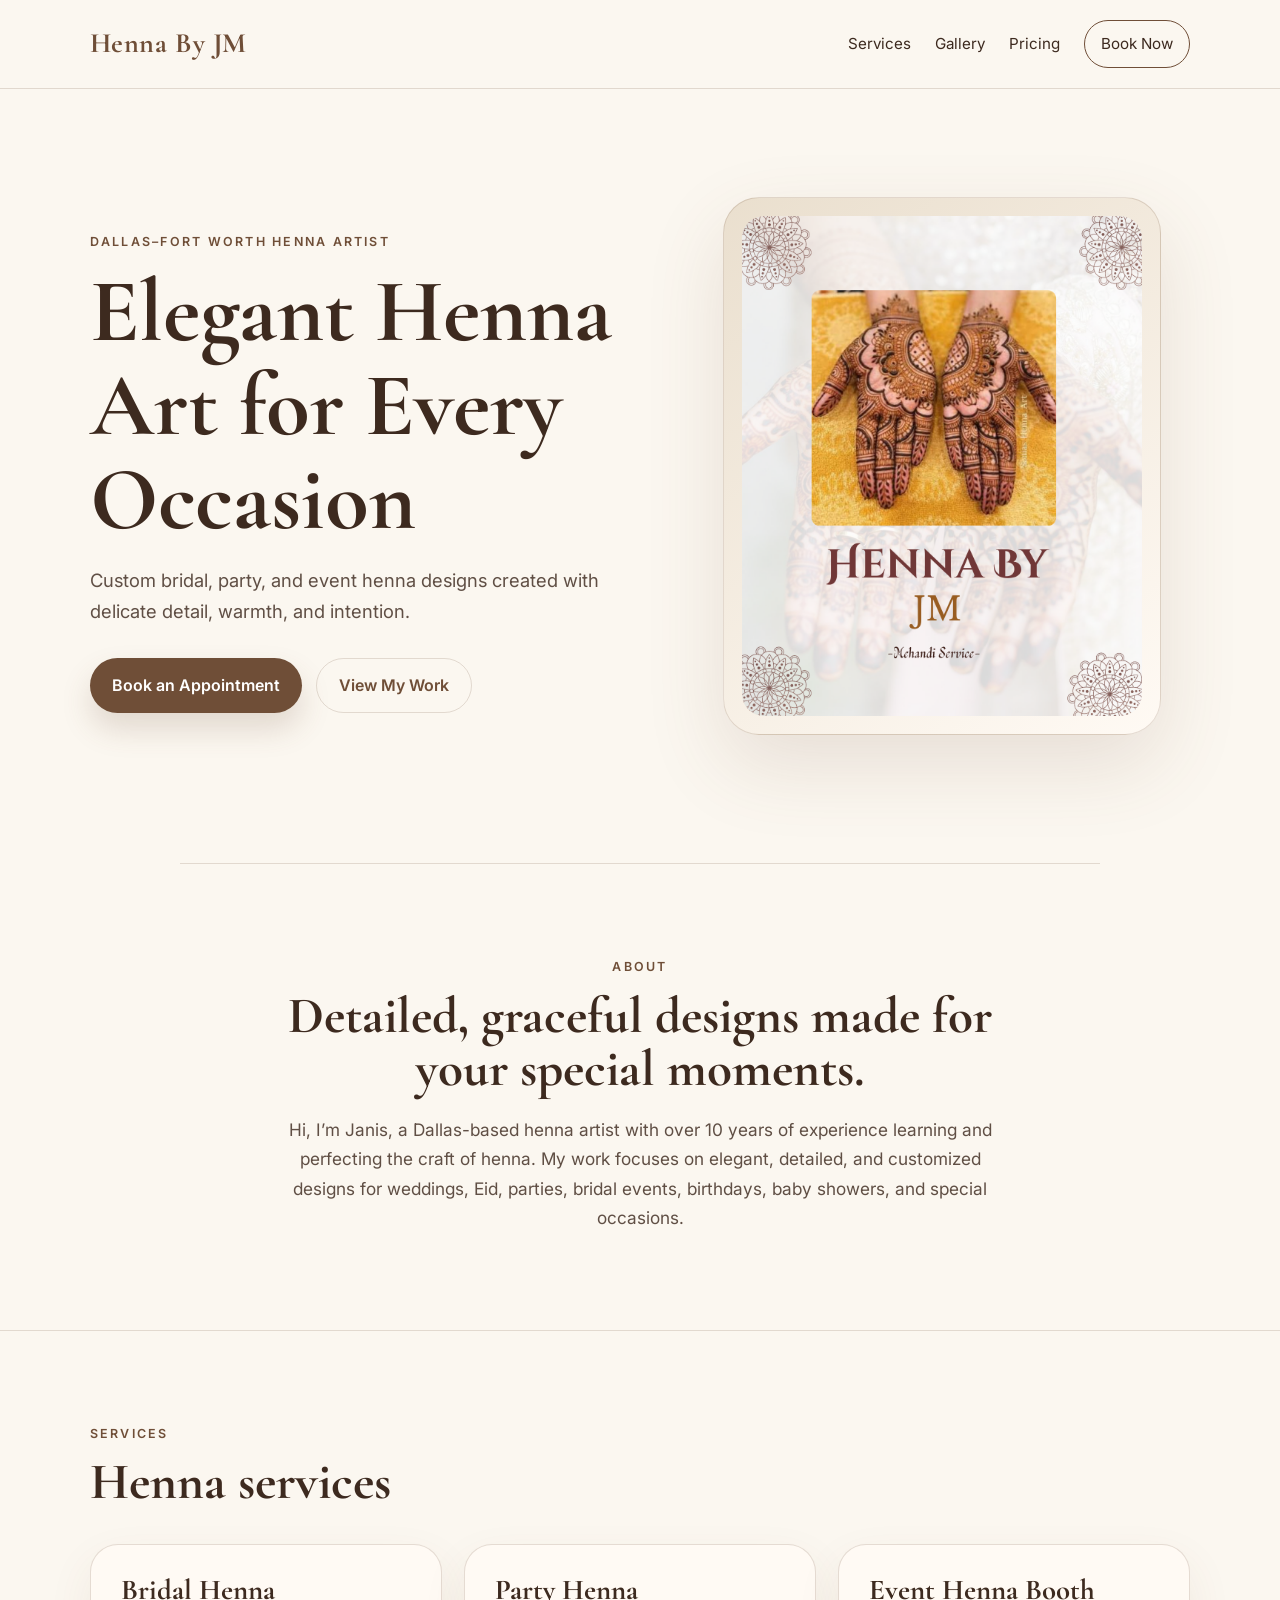
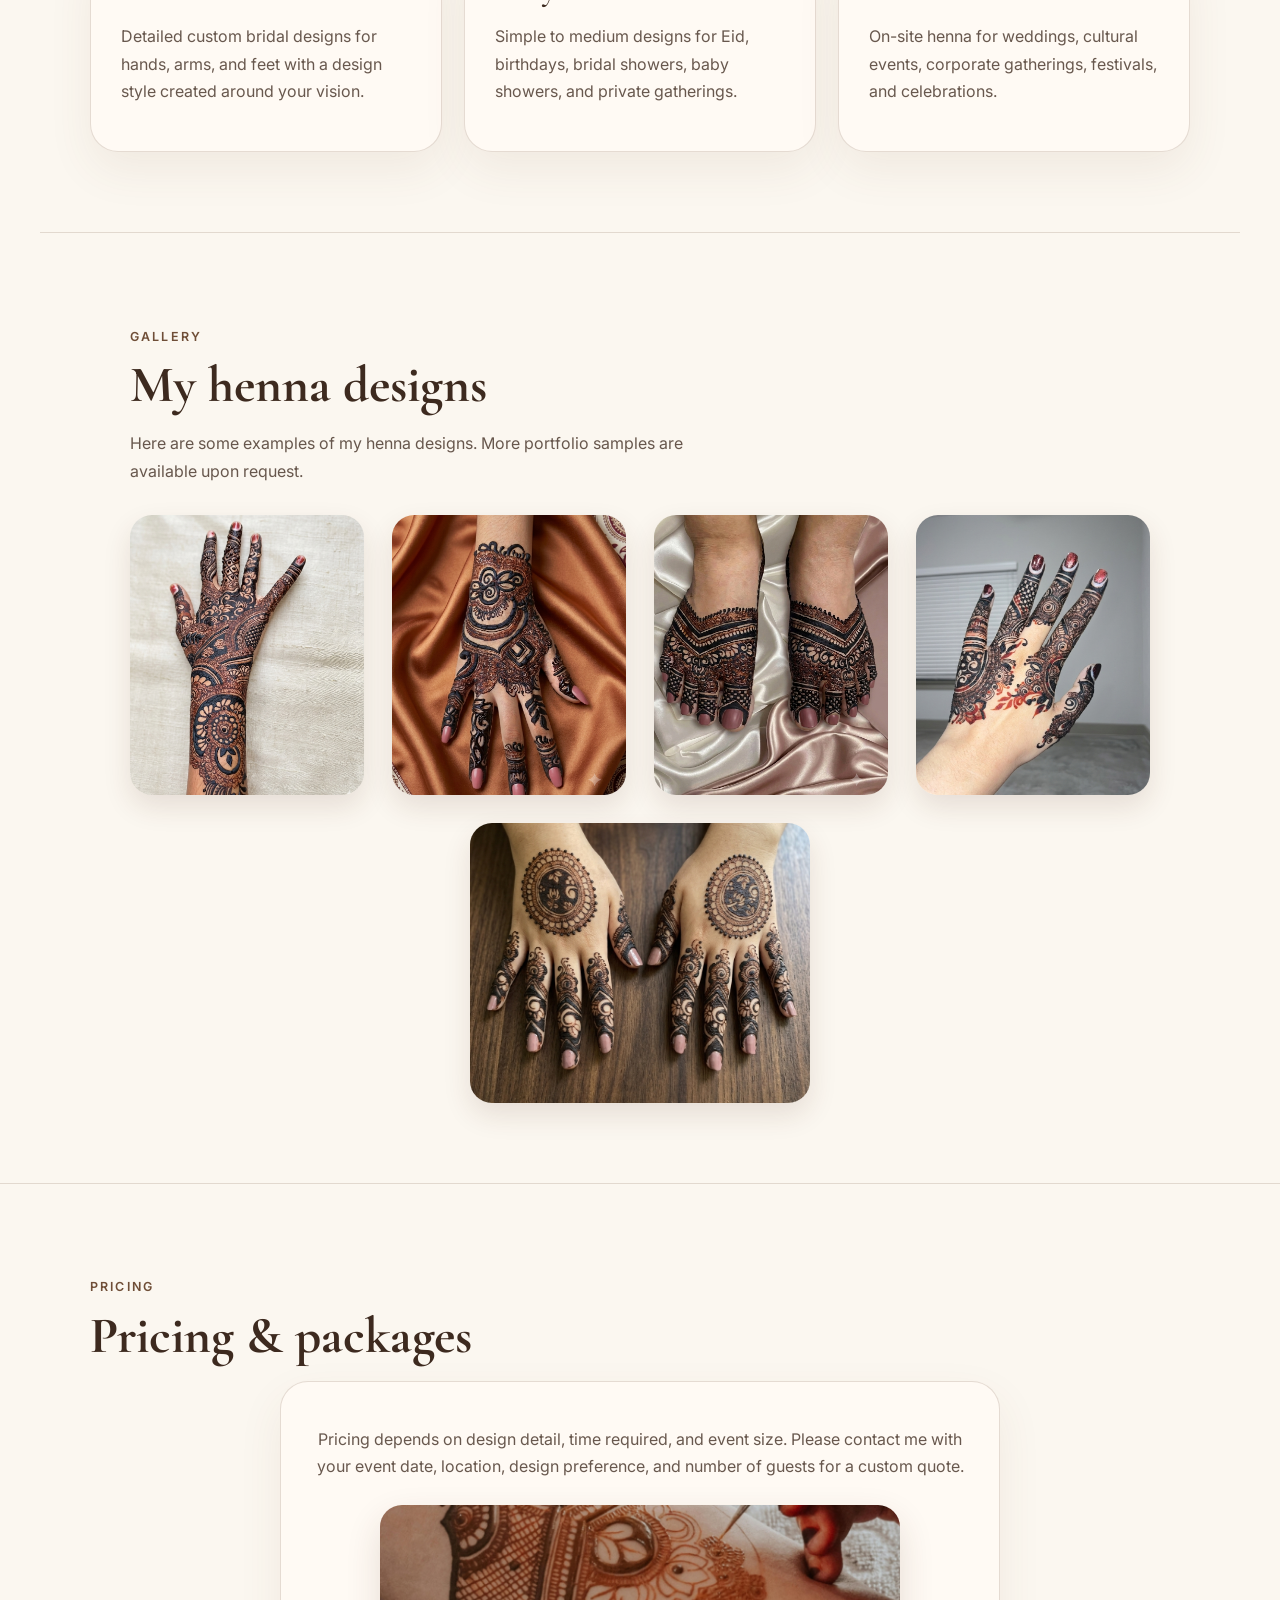
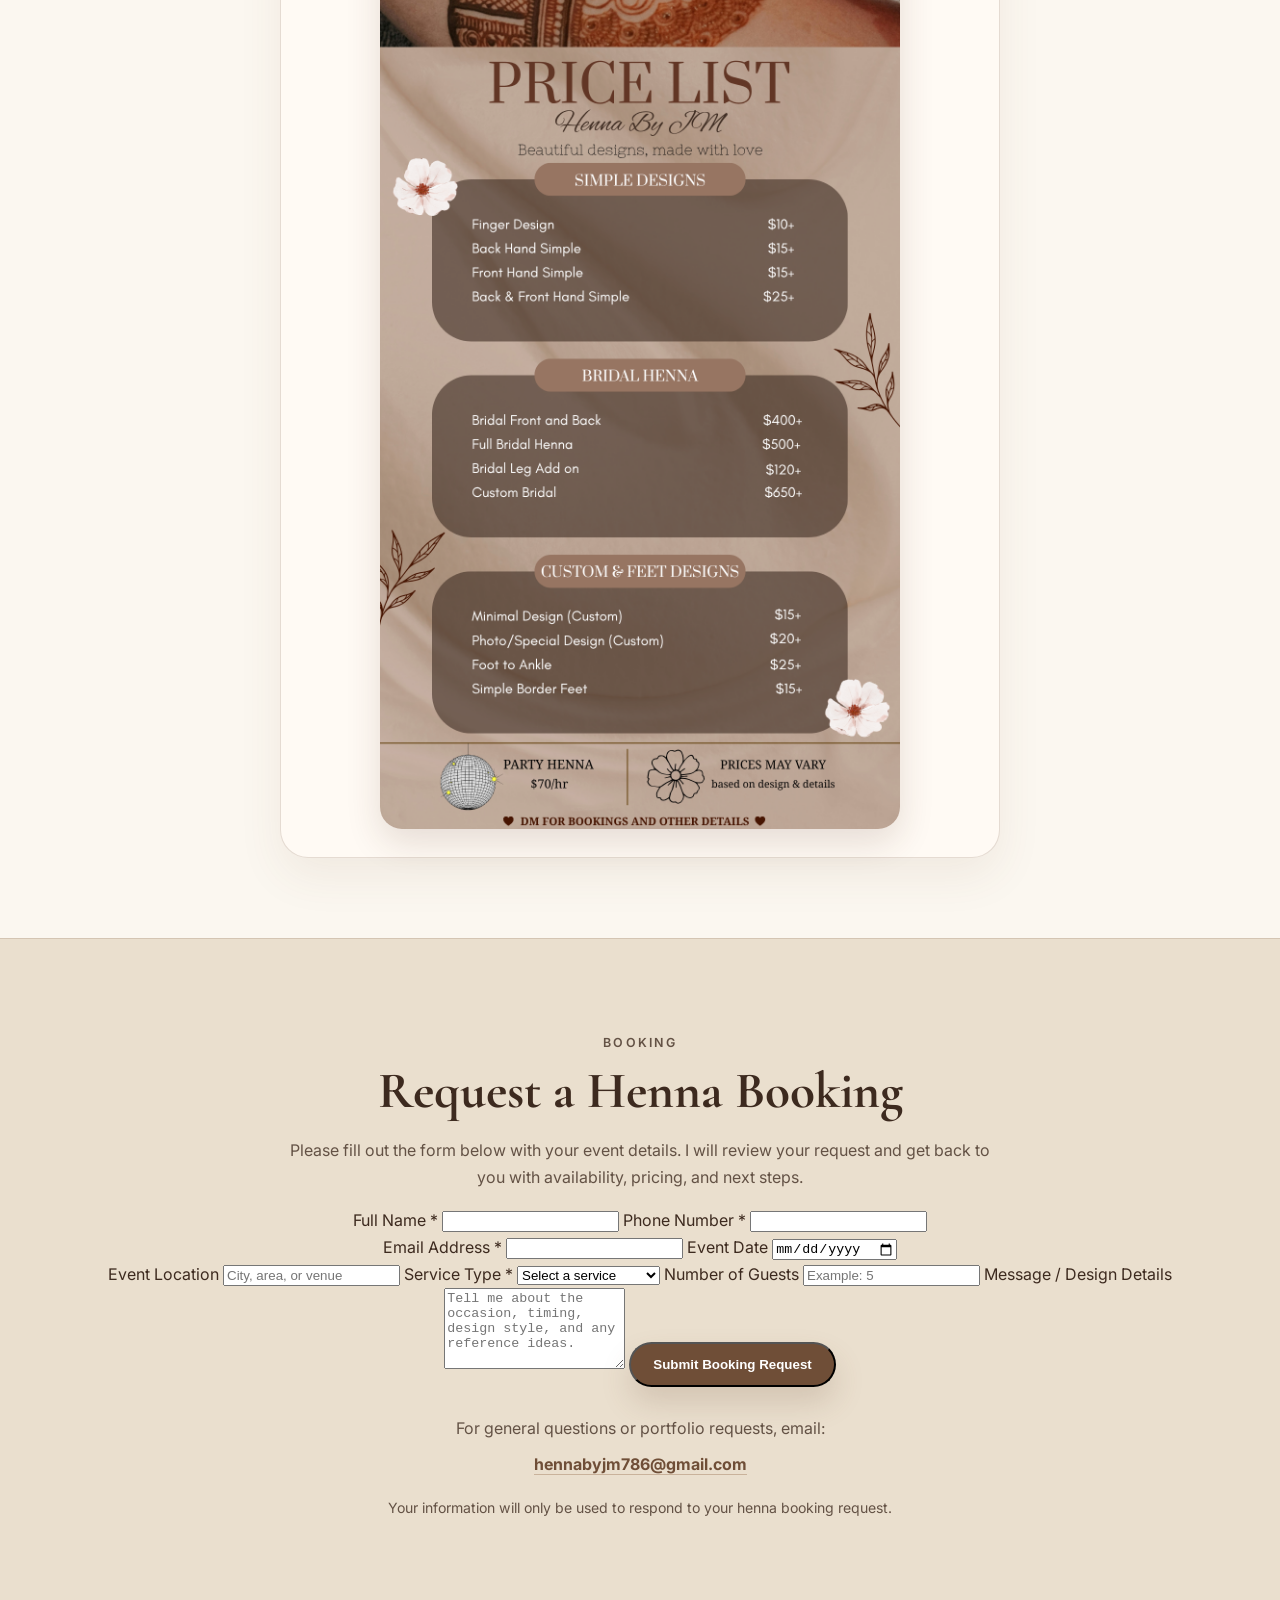
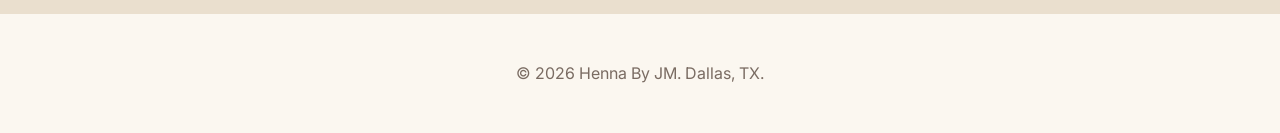
<file: index.html>
<!DOCTYPE html>
<html lang="en">
<head>
  <meta charset="UTF-8" />
  <meta name="viewport" content="width=device-width, initial-scale=1.0" />
  <title>Henna By JM | Dallas Henna Artist</title>
  <meta name="description" content="Elegant henna art for bridal, parties, Eid, weddings, and special occasions in Dallas, TX." />
  <link rel="preconnect" href="https://fonts.googleapis.com">
  <link rel="preconnect" href="https://fonts.gstatic.com" crossorigin>
  <link href="https://fonts.googleapis.com/css2?family=Cormorant+Garamond:wght@500;600;700&family=Inter:wght@300;400;500;600&display=swap" rel="stylesheet">
  <link rel="stylesheet" href="style.css" />
</head>
<body>
  <header class="site-header">
    <a href="#home" class="brand">Henna By JM</a>
    <nav class="nav">
      <a href="#services">Services</a>
      <a href="#gallery">Gallery</a>
      <a href="#pricing">Pricing</a>
      <a href="#contact" class="nav-button">Book Now</a>
    </nav>
  </header>

  <main>
    <section id="home" class="hero">
      <div class="hero-text">
        <p class="eyebrow">Dallas–Fort Worth Henna Artist</p>
        <h1>Elegant Henna Art for Every Occasion</h1>
        <p class="hero-copy">Custom bridal, party, and event henna designs created with delicate detail, warmth, and intention.</p>
        <div class="hero-actions">
          <a class="button primary" href="#contact">Book an Appointment</a>
          <a class="button secondary" href="#gallery">View My Work</a>
        </div>
      </div>
      <div class="hero-card" aria-label="Henna artwork placeholder">
        <img class="hero-image" src="henna.png.png" alt="Featured henna design by Henna By JM">
      </div>
    </section>

    <section class="intro section">
      <p class="section-label">About</p>
      <h2>Detailed, graceful designs made for your special moments.</h2>
      <p>Hi, I’m Janis, a Dallas-based henna artist with over 10 years of experience learning and perfecting the craft of henna. My work focuses on elegant, detailed, and customized designs for weddings, Eid, parties, bridal events, birthdays, baby showers, and special occasions.</p>
    </section>

    <section id="services" class="section services">
      <p class="section-label">Services</p>
      <h2>Henna services</h2>
      <div class="cards">
        <article class="card">
          <h3>Bridal Henna</h3>
          <p>Detailed custom bridal designs for hands, arms, and feet with a design style created around your vision.</p>
        </article>
        <article class="card">
          <h3>Party Henna</h3>
          <p>Simple to medium designs for Eid, birthdays, bridal showers, baby showers, and private gatherings.</p>
        </article>
        <article class="card">
          <h3>Event Henna Booth</h3>
          <p>On-site henna for weddings, cultural events, corporate gatherings, festivals, and celebrations.</p>
        </article>
      </div>
    </section>

    <section id="gallery" class="section gallery">
      <p class="section-label">Gallery</p>
      <h2>My henna designs</h2>
      <p class="gallery-note">Here are some examples of my henna designs. More portfolio samples are available upon request.</p>
      <div class="gallery-grid">
          <img src="henna16.png.png" alt="Bridal henna design by Henna By JM">
          <img src="henna10.png.png" alt="Simple henna hand design by Henna By JM">
          <img src="henna14.png.png" alt="Party henna design by Henna By JM">
          <img src="henna19.png.png" alt="Event henna design by Henna By JM">
          <img src="henna18.png.png" alt="Event henna design by Henna By JM">
           </div>
    </section>

    <section id="pricing" class="section pricing">
      <p class="section-label">Pricing</p>
      <h2>Pricing & packages</h2>
      <div class="pricing-box">
        <p>Pricing depends on design detail, time required, and event size. Please contact me with your event date, location, design preference, and number of guests for a custom quote.</p>
  <div class="pricing-image">
    <img src="pricing.png.png" alt="Henna By JM pricing list">
                 
        </ul>
      </div>
    </section>

    <section id="contact" class="section contact">
      <p class="section-label">Booking</p>
      <h2>Request a Henna Booking</h2>
  <p>
    Please fill out the form below with your event details. I will review your request and get back to you with availability, pricing, and next steps.
  </p>

  <form class="booking-form" action="https://formspree.io/f/xeebqwjq" method="POST">
    <div class="form-row">
      <label>
        Full Name *
        <input type="text" name="Full Name" required>
      </label>

      <label>
        Phone Number *
        <input type="tel" name="Phone Number" required>
      </label>
    </div>

    <div class="form-row">
      <label>
        Email Address *
        <input type="email" name="Email Address" required>
      </label>

      <label>
        Event Date
        <input type="date" name="Event Date">
      </label>
    </div>

    <label>
      Event Location
      <input type="text" name="Event Location" placeholder="City, area, or venue">
    </label>

    <label>
      Service Type *
      <select name="Service Type" required>
        <option value="">Select a service</option>
        <option value="Bridal Henna">Bridal Henna</option>
        <option value="Party / Guest Henna">Party / Guest Henna</option>
        <option value="Event Henna Booth">Event Henna Booth</option>
        <option value="Custom Design">Custom Design</option>
        <option value="Not Sure Yet">Not Sure Yet</option>
      </select>
    </label>

    <label>
      Number of Guests
      <input type="number" name="Number of Guests" min="1" placeholder="Example: 5">
    </label>

    <label>
      Message / Design Details
      <textarea name="Message" rows="5" placeholder="Tell me about the occasion, timing, design style, and any reference ideas."></textarea>
    </label>

    <button class="button primary" type="submit">Submit Booking Request</button>
  </form>

  <div class="email-contact">
    <p>For general questions or portfolio requests, email:</p>
    <a href="mailto:hennabyjm786@gmail.com?subject=Henna%20Portfolio%20Request">
      hennabyjm786@gmail.com
    </a>
  </div>

  <p class="small-note">
    Your information will only be used to respond to your henna booking request.
  </p>
</section>
  </main>

  <footer class="footer">
    <p>© <span id="year"></span> Henna By JM. Dallas, TX.</p>
  </footer>

  <script>
    document.getElementById('year').textContent = new Date().getFullYear();
  </script>
</body>
</html>
</file>
<file: style.css>
:root {
  --cream: #fbf7f0;
  --beige: #eadfce;
  --taupe: #b89f87;
  --brown: #6f4e37;
  --deep: #3d2a1f;
  --soft: #fffaf4;
  --line: rgba(111, 78, 55, 0.18);
}

* { box-sizing: border-box; }
html { scroll-behavior: smooth; }
body {
  margin: 0;
  background: var(--cream);
  color: var(--deep);
  font-family: 'Inter', sans-serif;
  line-height: 1.7;
}

.site-header {
  position: sticky;
  top: 0;
  z-index: 10;
  display: flex;
  justify-content: space-between;
  align-items: center;
  padding: 20px 7%;
  background: rgba(251, 247, 240, 0.92);
  backdrop-filter: blur(12px);
  border-bottom: 1px solid var(--line);
}

.brand {
  font-family: 'Cormorant Garamond', serif;
  font-size: 1.75rem;
  font-weight: 700;
  color: var(--brown);
  text-decoration: none;
  letter-spacing: 0.02em;
}

.nav { display: flex; align-items: center; gap: 24px; }
.nav a {
  color: var(--deep);
  text-decoration: none;
  font-size: 0.95rem;
}
.nav a:hover { color: var(--brown); }
.nav-button {
  padding: 10px 16px;
  border: 1px solid var(--brown);
  border-radius: 999px;
}

.hero {
  min-height: 86vh;
  display: grid;
  grid-template-columns: 1.05fr 0.95fr;
  gap: 56px;
  align-items: center;
  padding: 70px 7% 90px;
}

.eyebrow, .section-label {
  text-transform: uppercase;
  letter-spacing: 0.18em;
  color: var(--brown);
  font-size: 0.78rem;
  font-weight: 600;
  margin-bottom: 12px;
}

h1, h2, h3 {
  font-family: 'Cormorant Garamond', serif;
  line-height: 1.05;
  margin: 0 0 18px;
  color: var(--deep);
}

h1 { font-size: clamp(3rem, 7vw, 6.5rem); }
h2 { font-size: clamp(2.1rem, 4vw, 3.6rem); }
h3 { font-size: 1.8rem; }

.hero-copy {
  max-width: 620px;
  font-size: 1.15rem;
  color: rgba(61, 42, 31, 0.82);
}

.hero-actions, .contact-actions {
  display: flex;
  flex-wrap: wrap;
  gap: 14px;
  margin-top: 30px;
}

.button {
  display: inline-flex;
  align-items: center;
  justify-content: center;
  padding: 13px 22px;
  border-radius: 999px;
  text-decoration: none;
  font-weight: 600;
  transition: transform 0.2s ease, box-shadow 0.2s ease;
}
.button:hover { transform: translateY(-2px); }
.primary {
  background: var(--brown);
  color: white;
  box-shadow: 0 16px 30px rgba(111, 78, 55, 0.18);
}
.secondary {
  background: transparent;
  color: var(--brown);
  border: 1px solid var(--line);
}

.hero-card {
  background: linear-gradient(145deg, var(--beige), var(--soft));
  border: 1px solid var(--line);
  border-radius: 36px;
  padding: 18px;
  box-shadow: 0 30px 80px rgba(111, 78, 55, 0.14);
}

.photo-placeholder {
  min-height: 260px;
  border-radius: 28px;
  border: 1px dashed rgba(111, 78, 55, 0.36);
  background:
    radial-gradient(circle at 30% 20%, rgba(184, 159, 135, 0.22), transparent 32%),
    linear-gradient(145deg, #f7efe4, #fffaf4);
  display: flex;
  align-items: center;
  justify-content: center;
  text-align: center;
  padding: 28px;
  color: rgba(61, 42, 31, 0.58);
  font-family: 'Cormorant Garamond', serif;
  font-size: 1.4rem;
}
.photo-placeholder.large { min-height: 560px; }

.section {
  padding: 85px 7%;
  border-top: 1px solid var(--line);
}
.intro {
  max-width: 920px;
  margin: 0 auto;
  text-align: center;
}
.intro p:last-child {
  font-size: 1.08rem;
  color: rgba(61, 42, 31, 0.82);
}

.cards {
  display: grid;
  grid-template-columns: repeat(3, 1fr);
  gap: 22px;
  margin-top: 34px;
}
.card, .pricing-box {
  background: var(--soft);
  border: 1px solid var(--line);
  border-radius: 28px;
  padding: 30px;
  box-shadow: 0 18px 45px rgba(111, 78, 55, 0.08);
}
.card p, .pricing-box p, .pricing-box li, .contact p {
  color: rgba(61, 42, 31, 0.78);
}

.gallery-note { max-width: 620px; color: rgba(61, 42, 31, 0.78); }
.gallery-grid {
  display: grid;
  grid-template-columns: repeat(4, 1fr);
  gap: 18px;
  margin-top: 30px;
}

.pricing-box { max-width: 760px; }
ul { padding-left: 20px; }
li { margin: 10px 0; }

.contact {
  background: var(--beige);
  text-align: center;
}
.contact p { max-width: 720px; margin-left: auto; margin-right: auto; }
.contact-actions { justify-content: center; }
.small-note { font-size: 0.88rem; margin-top: 18px; }

.footer {
  padding: 30px 7%;
  text-align: center;
  color: rgba(61, 42, 31, 0.68);
}

@media (max-width: 900px) {
  .site-header { align-items: flex-start; gap: 16px; flex-direction: column; }
  .nav { flex-wrap: wrap; gap: 14px; }
  .hero { grid-template-columns: 1fr; padding-top: 48px; }
  .photo-placeholder.large { min-height: 360px; }
  .cards, .gallery-grid { grid-template-columns: 1fr; }
}
/* CLEAN IMAGE FORMATTING */

/* Hero section image */
.hero-card {
  max-width: 520px;
  margin: 0 auto;
  padding: 18px;
  display: flex;
  justify-content: center;
  align-items: center;
}

.hero-image {
  width: 100%;
  max-width: 500px;
  height: auto;
  max-height: 500px;
  object-fit: contain;
  border-radius: 22px;
  display: block;
  margin: 0 auto;
}

/* Gallery section */
.gallery {
  max-width: 1200px;
  margin: 0 auto;
}

.gallery-grid {
  display: grid;
  grid-template-columns: repeat(4, 1fr);
  gap: 28px;
  align-items: start;
}

.gallery-grid img {
  width: 100%;
  height: 280px;
  object-fit: cover;
  border-radius: 22px;
  display: block;
  box-shadow: 0 12px 28px rgba(80, 45, 25, 0.12);
}

/* Pricing section */
.pricing-box {
  max-width: 720px;
  margin: 0 auto;
  padding: 28px;
  text-align: center;
}

.pricing-box p {
  margin-bottom: 24px;
}

.pricing-image {
  margin-top: 24px;
  text-align: center;
}

.pricing-image img {
  width: 100%;
  max-width: 520px;
  height: auto;
  border-radius: 22px;
  display: block;
  margin: 0 auto;
  box-shadow: 0 14px 35px rgba(80, 45, 25, 0.14);
}

/* Cleaner spacing between sections */
.section {
  padding-top: 80px;
  padding-bottom: 80px;
}

/* Mobile formatting */
@media (max-width: 900px) {
  .gallery-grid {
    grid-template-columns: repeat(2, 1fr);
    gap: 20px;
  }

  .gallery-grid img {
    height: 260px;
  }

  .hero-image {
    max-width: 400px;
    max-height: 400px;
  }
}

@media (max-width: 600px) {
  .gallery-grid {
    grid-template-columns: 1fr;
  }

  .gallery-grid img {
    height: 320px;
  }

  .pricing-box {
    padding: 20px;
  }

  .pricing-image img {
    max-width: 100%;
  }
}
.gallery-grid img:nth-child(5) {
  grid-column: 2 / span 2;
  justify-self: center;
  max-width: 340px;
}
/* WORK EMAIL CONTACT */

.email-contact {
  margin: 28px auto 0;
  text-align: center;
  font-size: 1rem;
}

.email-contact p {
  margin-bottom: 8px;
}

.email-contact a {
  color: var(--brown);
  font-weight: 700;
  text-decoration: none;
  border-bottom: 1px solid rgba(139, 94, 60, 0.35);
}

.email-contact a:hover {
  color: var(--deep);
}
@media (max-width: 700px) {
  .gallery-grid img:nth-child(5) {
    grid-column: auto;
    justify-self: stretch;
    max-width: 100%;
  }
}
</file>
